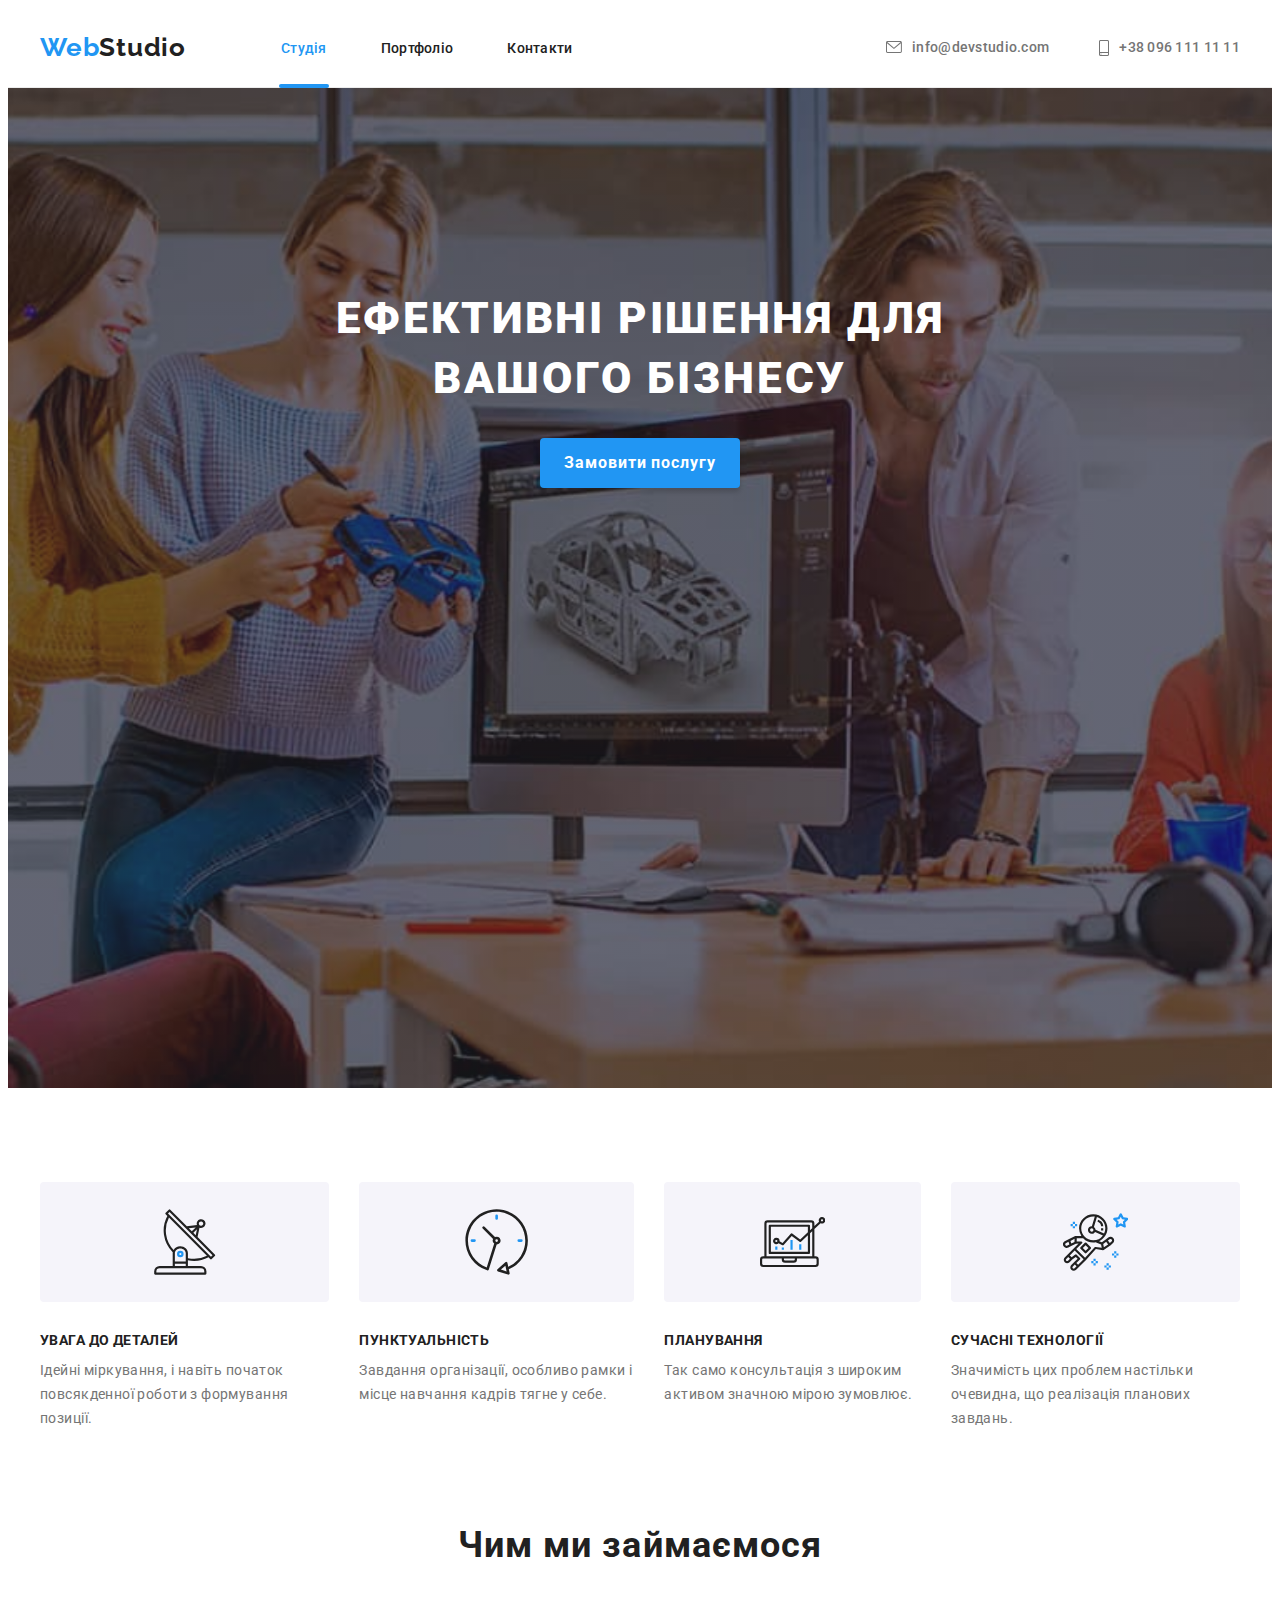
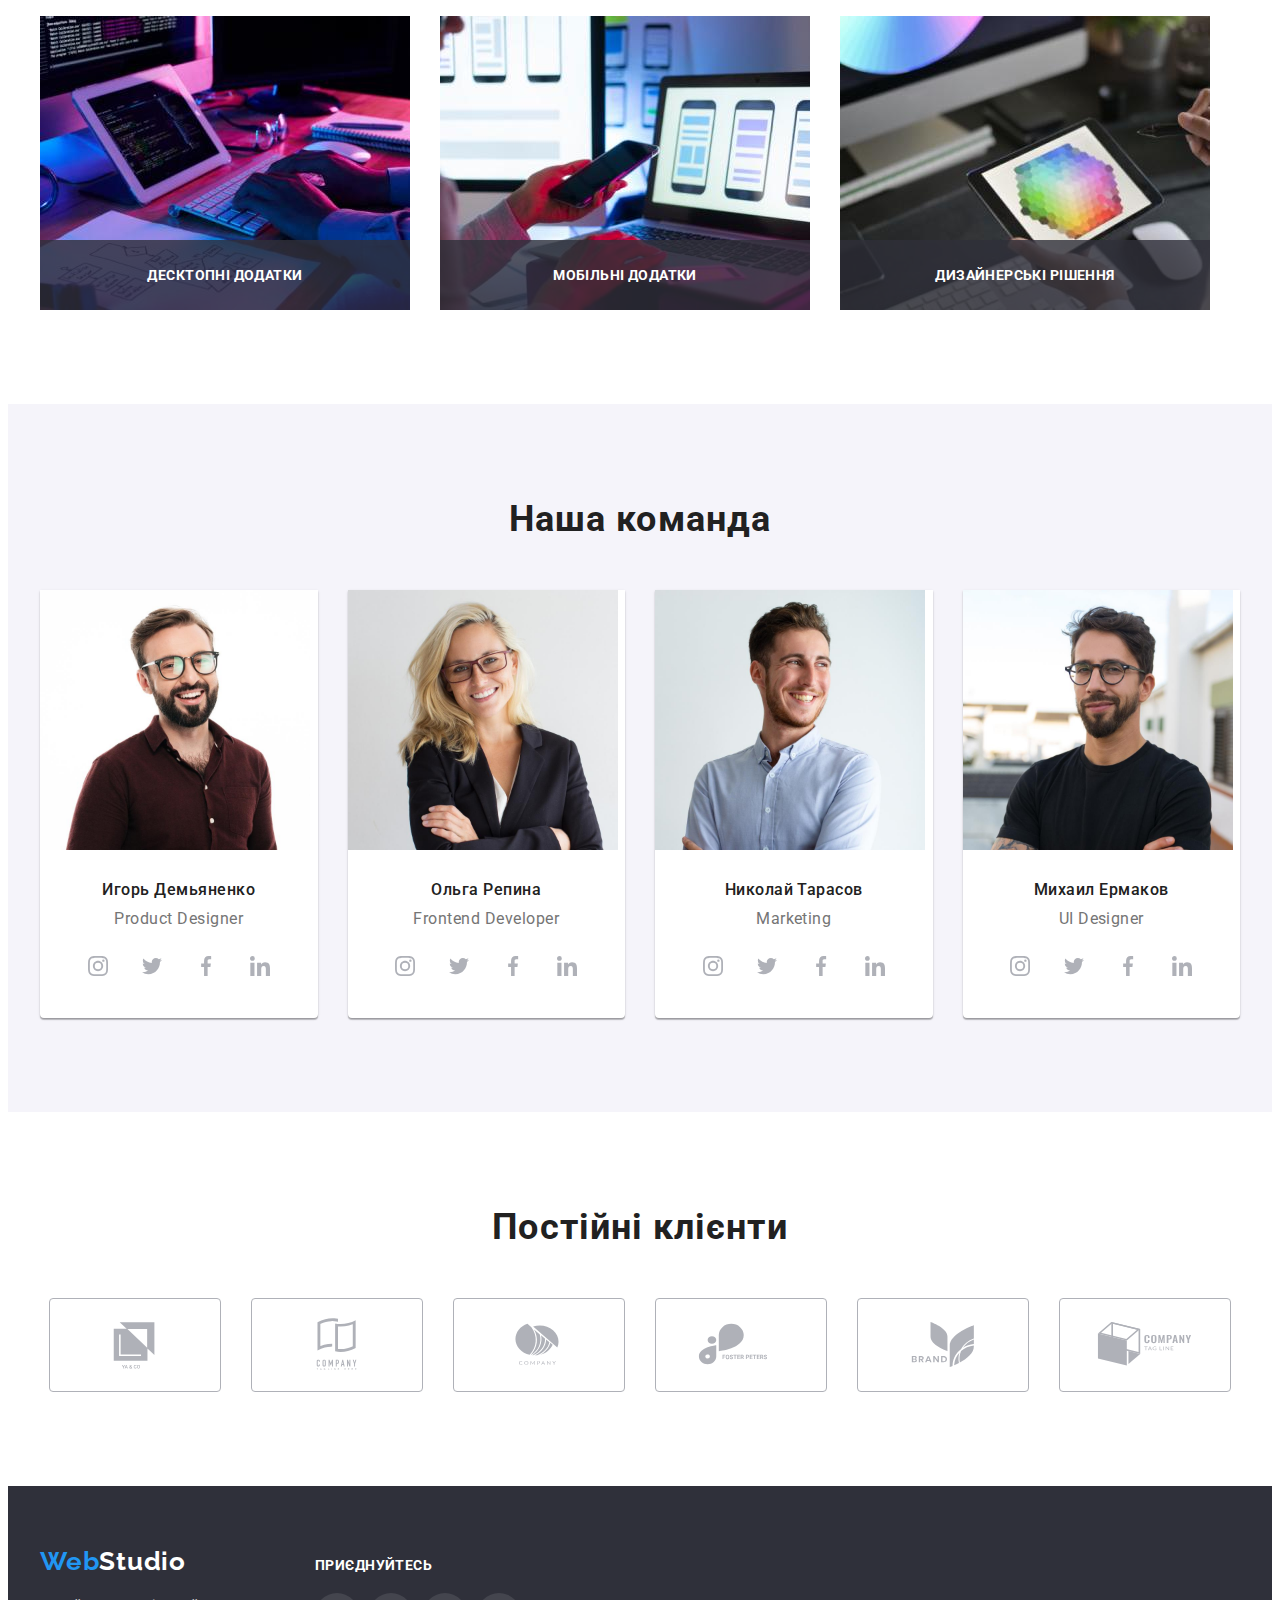
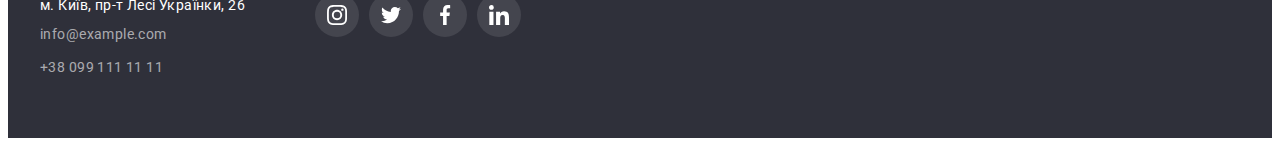
<file: index.html>
<!DOCTYPE html>
<html lang="uk">
  <head>
    <meta charset="UTF-8" />
    <meta http-equiv="X-UA-Compatible" content="IE=edge" />
    <meta name="viewport" content="width=device-width, initial-scale=1.0" />
    <title>WebStudio</title>
    <link rel="preconnect" href="https://fonts.googleapis.com" />
    <link rel="preconnect" href="https://fonts.gstatic.com" crossorigin />
    <link
      href="https://fonts.googleapis.com/css2?family=Raleway:wght@700&family=Roboto:wght@400;500;700;900&display=swap"
      rel="stylesheet"
    />
    <link
      rel="stylesheet"
      href="https://cdnjs.cloudflare.com/ajax/libs/modern-normalize/1.1.0/modern-normalize.min.css"
      integrity="sha512-wpPYUAdjBVSE4KJnH1VR1HeZfpl1ub8YT/NKx4PuQ5NmX2tKuGu6U/JRp5y+Y8XG2tV+wKQpNHVUX03MfMFn9Q=="
      crossorigin="anonymous"
      referrerpolicy="no-referrer"
    />
    <link rel="stylesheet" href="./css/styles.css" />
  </head>
  <body>
    <header class="header">
      <div class="container header-container">
        <nav class="nav header-nav">
          <a class="logo link" href="./index.html">
            <span class="logo-accent">Web</span>Studio</a
          >
          <ul class="nav-list list">
            <li class="nav-list-item">
              <a class="nav-list-link link current" href="./index.html"
                >Студія</a
              >
            </li>

            <li class="nav-list-item">
              <a class="nav-list-link link" href="./portfolio.html"
                >Портфоліо</a
              >
            </li>

            <li class="nav-list-item">
              <a class="nav-list-link link" href="">Контакти</a>
            </li>
          </ul>
        </nav>
        <ul class="contacts-list list">
          <li class="contact-item">
            <a class="contact-link link" href="mailto:info@devstudio.com">
              <svg class="icon-contact" width="16px" height="12px">
                <use href="./images/icons/sprite2.svg#icon-envelope-2"></use>
              </svg>

              info@devstudio.com</a
            >
          </li>

          <li class="contact-item">
            <a class="contact-link link" href="tel:+380961111111">
              <svg class="icon-contact" width="10px" height="16px">
                <use href="./images/icons/sprite2.svg#icon-smartphone"></use>
              </svg>

              +38 096 111 11 11</a
            >
          </li>
        </ul>
      </div>
    </header>

    <main>
      <!-- section hero -->
      <section class="hero centered hero-bg">
        <div class="container">
          <h1 class="hero-heading">Ефективні рішення для вашого бізнесу</h1>
          <button class="button hero-btn" type="button" data-modal-open>
            Замовити послугу
          </button>
        </div>
      </section>
      <!-- section peculiarities -->
      <section class="section peculiarities">
        <div class="container">
          <h2 class="title visually-hidden">Особенности</h2>
          <ul class="peculiarities-list list">
            <li class="peculiarities-item">
              <div class="icon-wrap">
                <svg class="icon-peculiarities" width="65.32" height="70">
                  <use
                    href="./images/icons/sprite2.svg#icon-feature-antenna"
                  ></use>
                </svg>
              </div>
              <h3 class="subtitle peculiarities-subtitle">УВАГА ДО ДЕТАЛЕЙ</h3>
              <p class="peculiarities-descr">
                Ідейні міркування, і навіть початок повсякденної роботи з
                формування позиції.
              </p>
            </li>

            <li class="peculiarities-item">
              <div class="icon-wrap">
                <svg class="icon-peculiarities" width="65.32" height="70">
                  <use
                    href="./images/icons/sprite2.svg#icon-feature-clock"
                  ></use>
                </svg>
              </div>
              <h3 class="subtitle peculiarities-subtitle">ПУНКТУАЛЬНІСТЬ</h3>
              <p class="peculiarities-descr">
                Завдання організації, особливо рамки і місце навчання кадрів
                тягне у себе.
              </p>
            </li>

            <li class="peculiarities-item">
              <div class="icon-wrap">
                <svg class="icon-peculiarities" width="65.32" height="70">
                  <use
                    href="./images/icons/sprite2.svg#icon-feature-diagram"
                  ></use>
                </svg>
              </div>
              <h3 class="subtitle peculiarities-subtitle">ПЛАНУВАННЯ</h3>
              <p class="peculiarities-descr">
                Так само консультація з широким активом значною мірою зумовлює.
              </p>
            </li>

            <li class="peculiarities-item">
              <div class="icon-wrap">
                <svg class="icon-peculiarities" width="65.32" height="70">
                  <use
                    href="./images/icons/sprite2.svg#icon-feature-astronaut"
                  ></use>
                </svg>
              </div>
              <h3 class="subtitle peculiarities-subtitle">
                СУЧАСНІ ТЕХНОЛОГІЇ
              </h3>
              <p class="peculiarities-descr">
                Значимість цих проблем настільки очевидна, що реалізація
                планових завдань.
              </p>
            </li>
          </ul>
        </div>
      </section>
      <!-- section specialization -->
      <section class="section specialization">
        <div class="container">
          <h2 class="title specialization-title">Чим ми займаємося</h2>
          <ul class="specialization-list list">
            <li class="specialization-item">
              <div class="specialization-thumb">
                <img
                  src="./images/special/img_1.jpg"
                  alt="создание сайтов и  приложений"
                  width="370"
                  height="294"
                />
                <div class="specialization-label">Десктопні додатки</div>
              </div>
            </li>

            <li class="specialization-item">
              <div class="specialization-thumb">
                <img
                  src="./images/special/img_2.jpg"
                  alt="создание мобильных приложений"
                  width="370"
                  height="294"
                />
                <div class="specialization-label">Мобільні додатки</div>
              </div>
            </li>

            <li class="specialization-item">
              <div class="specialization-thumb">
                <img
                  src="./images/special/img_3.jpg"
                  alt="веб-дизайн"
                  width="370"
                  height="294"
                />
                <div class="specialization-label">Дизайнерські рішення</div>
              </div>
            </li>
          </ul>
        </div>
      </section>
      <!-- section team -->

      <section class="section team">
        <div class="container">
          <h2 class="title team-title">Наша команда</h2>
          <ul class="team-list list">
            <li class="team-item">
              <img
                class="team-img"
                src="./images/comands/img_1.jpg"
                alt="Игорь Демьяненко"
                width="270"
                height="260"
              />
              <div class="team-content">
                <h3 class="subtitle team-subtitle">Игорь Демьяненко</h3>
                <p class="team-text" lang="en">Product Designer</p>
                <ul class="icon-soc-list list">
                  <li class="icon-soc-item">
                    <a
                      class="icon-soc-link"
                      href="https://www.instagram.com/"
                      target="_blank"
                      rel="noreferrer noopener nofollow"
                      aria-label="Перейти по ссылке на Инстаграм"
                    >
                      <svg class="icon-social" width="20" height="20">
                        <use
                          href="./images/icons/sprite2.svg#icon-team-instagram"
                        ></use>
                      </svg>
                    </a>
                  </li>
                  <li class="icon-soc-item">
                    <a
                      class="icon-soc-link"
                      href="https://twitter.com/"
                      target="_blank"
                      rel="noreferrer noopener nofollow"
                      aria-label="Перейти по ссылке на Твиттер"
                    >
                      <svg class="icon-social" width="20" height="20">
                        <use
                          href="./images/icons/sprite2.svg#icon-team-twitter"
                        ></use>
                      </svg>
                    </a>
                  </li>
                  <li class="icon-soc-item">
                    <a
                      href="https://www.facebook.com/"
                      target="_blank"
                      rel="noreferrer noopener nofollow"
                      class="icon-soc-link"
                      aria-label="Перейти по ссылке на Фейсбук"
                    >
                      <svg class="icon-social" width="20" height="20">
                        <use
                          href="./images/icons/sprite2.svg#icon-team-facebook"
                        ></use>
                      </svg>
                    </a>
                  </li>
                  <li class="icon-soc-item">
                    <a
                      class="icon-soc-link"
                      href="https://ua.linkedin.com/"
                      target="_blank"
                      rel="noreferrer noopener nofollow"
                      aria-label="Перейти по ссылке на Линкедн"
                    >
                      <svg class="icon-social" width="20" height="20">
                        <use
                          href="./images/icons/sprite2.svg#icon-team-linkedin"
                        ></use>
                      </svg>
                    </a>
                  </li>
                </ul>
              </div>
            </li>

            <li class="team-item">
              <img
                class="team-img"
                src="./images/comands/img_2.jpg"
                alt="Ольга Репина"
                width="270"
                height="260"
              />
              <div class="team-content">
                <h3 class="subtitle team-subtitle">Ольга Репина</h3>
                <p class="team-text" lang="en">Frontend Developer</p>
                <ul class="icon-soc-list list">
                  <li class="icon-soc-item">
                    <a
                      class="icon-soc-link"
                      href="https://www.instagram.com/"
                      target="_blank"
                      rel="noreferrer noopener nofollow"
                      aria-label="Перейти по ссылке на Инстаграм"
                    >
                      <svg class="icon-social" width="20" height="20">
                        <use
                          href="./images/icons/sprite2.svg#icon-team-instagram"
                        ></use>
                      </svg>
                    </a>
                  </li>
                  <li class="icon-soc-item">
                    <a
                      class="icon-soc-link"
                      href="https://twitter.com/"
                      target="_blank"
                      rel="noreferrer noopener nofollow"
                      aria-label="Перейти по ссылке на Твиттер"
                    >
                      <svg class="icon-social" width="20" height="20">
                        <use
                          href="./images/icons/sprite2.svg#icon-team-twitter"
                        ></use>
                      </svg>
                    </a>
                  </li>
                  <li class="icon-soc-item">
                    <a
                      href="https://www.facebook.com/"
                      target="_blank"
                      rel="noreferrer noopener nofollow"
                      class="icon-soc-link"
                      aria-label="Перейти по ссылке на Фейсбук"
                    >
                      <svg class="icon-social" width="20" height="20">
                        <use
                          href="./images/icons/sprite2.svg#icon-team-facebook"
                        ></use>
                      </svg>
                    </a>
                  </li>
                  <li class="icon-soc-item">
                    <a
                      class="icon-soc-link"
                      href="https://ua.linkedin.com/"
                      target="_blank"
                      rel="noreferrer noopener nofollow"
                      aria-label="Перейти по ссылке на Линкедн"
                    >
                      <svg class="icon-social" width="20" height="20">
                        <use
                          href="./images/icons/sprite2.svg#icon-team-linkedin"
                        ></use>
                      </svg>
                    </a>
                  </li>
                </ul>
              </div>
            </li>

            <li class="team-item">
              <img
                class="team-img"
                src="./images/comands/img_3.jpg"
                alt="Николай Тарасов"
                width="270"
                height="260"
              />
              <div class="team-content">
                <h3 class="subtitle team-subtitle">Николай Тарасов</h3>
                <p class="team-text" lang="en">Marketing</p>
                <ul class="icon-soc-list list">
                  <li class="icon-soc-item">
                    <a
                      class="icon-soc-link"
                      href="https://www.instagram.com/"
                      target="_blank"
                      rel="noreferrer noopener nofollow"
                      aria-label="Перейти по ссылке на Инстаграм"
                    >
                      <svg class="icon-social" width="20" height="20">
                        <use
                          href="./images/icons/sprite2.svg#icon-team-instagram"
                        ></use>
                      </svg>
                    </a>
                  </li>
                  <li class="icon-soc-item">
                    <a
                      class="icon-soc-link"
                      href="https://twitter.com/"
                      target="_blank"
                      rel="noreferrer noopener nofollow"
                      aria-label="Перейти по ссылке на Твиттер"
                    >
                      <svg class="icon-social" width="20" height="20">
                        <use
                          href="./images/icons/sprite2.svg#icon-team-twitter"
                        ></use>
                      </svg>
                    </a>
                  </li>
                  <li class="icon-soc-item">
                    <a
                      href="https://www.facebook.com/"
                      target="_blank"
                      rel="noreferrer noopener nofollow"
                      class="icon-soc-link"
                      aria-label="Перейти по ссылке на Фейсбук"
                    >
                      <svg class="icon-social" width="20" height="20">
                        <use
                          href="./images/icons/sprite2.svg#icon-team-facebook"
                        ></use>
                      </svg>
                    </a>
                  </li>
                  <li class="icon-soc-item">
                    <a
                      class="icon-soc-link"
                      href="https://ua.linkedin.com/"
                      target="_blank"
                      rel="noreferrer noopener nofollow"
                      aria-label="Перейти по ссылке на Линкедн"
                    >
                      <svg class="icon-social" width="20" height="20">
                        <use
                          href="./images/icons/sprite2.svg#icon-team-linkedin"
                        ></use>
                      </svg>
                    </a>
                  </li>
                </ul>
              </div>
            </li>

            <li class="team-item">
              <img
                class="team-img"
                src="./images/comands/img_4.jpg"
                alt="Михаил Ермаков"
                width="270"
                height="260"
              />
              <div class="team-content">
                <h3 class="subtitle team-subtitle">Михаил Ермаков</h3>
                <p class="team-text" lang="en">UI Designer</p>
                <ul class="icon-soc-list list">
                  <li class="icon-soc-item">
                    <a
                      class="icon-soc-link"
                      href="https://www.instagram.com/"
                      target="_blank"
                      rel="noreferrer noopener nofollow"
                      aria-label="Перейти по ссылке на Инстаграм"
                    >
                      <svg class="icon-social" width="20" height="20">
                        <use
                          href="./images/icons/sprite2.svg#icon-team-instagram"
                        ></use>
                      </svg>
                    </a>
                  </li>
                  <li class="icon-soc-item">
                    <a
                      class="icon-soc-link"
                      href="https://twitter.com/"
                      target="_blank"
                      rel="noreferrer noopener nofollow"
                      aria-label="Перейти по ссылке на Твиттер"
                    >
                      <svg class="icon-social" width="20" height="20">
                        <use
                          href="./images/icons/sprite2.svg#icon-team-twitter"
                        ></use>
                      </svg>
                    </a>
                  </li>
                  <li class="icon-soc-item">
                    <a
                      href="https://www.facebook.com/"
                      target="_blank"
                      rel="noreferrer noopener nofollow"
                      class="icon-soc-link"
                      aria-label="Перейти по ссылке на Фейсбук"
                    >
                      <svg class="icon-social" width="20" height="20">
                        <use
                          href="./images/icons/sprite2.svg#icon-team-facebook"
                        ></use>
                      </svg>
                    </a>
                  </li>
                  <li class="icon-soc-item">
                    <a
                      class="icon-soc-link"
                      href="https://ua.linkedin.com/"
                      target="_blank"
                      rel="noreferrer noopener nofollow"
                      aria-label="Перейти по ссылке на Линкедн"
                    >
                      <svg class="icon-social" width="20" height="20">
                        <use
                          href="./images/icons/sprite2.svg#icon-team-linkedin"
                        ></use>
                      </svg>
                    </a>
                  </li>
                </ul>
              </div>
            </li>
          </ul>
        </div>
      </section>
    </main>

    <section class="clients section">
      <div class="container">
        <h2 class="title clients-title">Постійні клієнти</h2>
        <ul class="clients-logo-list list">
          <li class="clients-logo-item">
            <a href="" class="clients-logo-link">
              <svg class="icon-clients-logo" width="106" height="60">
                <use href="./images/icons/sprite2.svg#icon-client-logo-1"></use>
              </svg>
            </a>
          </li>
          <li class="clients-logo-item">
            <a href="" class="clients-logo-link">
              <svg class="icon-clients-logo" width="106" height="60">
                <use href="./images/icons/sprite2.svg#icon-client-logo-2"></use>
              </svg>
            </a>
          </li>
          <li class="clients-logo-item">
            <a href="" class="clients-logo-link" width="106" height="60">
              <svg class="icon-clients-logo" width="106" height="60">
                <use href="./images/icons/sprite2.svg#icon-client-logo-3"></use>
              </svg>
            </a>
          </li>
          <li class="clients-logo-item">
            <a href="" class="clients-logo-link">
              <svg class="icon-clients-logo" width="106" height="60">
                <use href="./images/icons/sprite2.svg#icon-client-logo-4"></use>
              </svg>
            </a>
          </li>
          <li class="clients-logo-item">
            <a href="" class="clients-logo-link">
              <svg class="icon-clients-logo" width="106" height="60">
                <use href="./images/icons/sprite2.svg#icon-client-logo-5"></use>
              </svg>
            </a>
          </li>
          <li class="clients-logo-item">
            <a href="" class="clients-logo-link">
              <svg class="icon-clients-logo" width="106" height="60">
                <use href="./images/icons/sprite2.svg#icon-client-logo-6"></use>
              </svg>
            </a>
          </li>
        </ul>
      </div>
    </section>

    <footer class="footer">
      <div class="container container-wrapper">
        <div class="footer-address">
          <a class="logo link footer-logo" href="./index.html">
            <span class="logo-accent">Web</span>Studio
          </a>
          <address class="address">
            <ul class="address-list list">
              <li class="address-item">
                <a
                  class="address-link link"
                  href="https://goo.gl/maps/jRGH2C2RefV3ac3B6"
                  target="_blank"
                  rel="noreferrer noopener nofollow"
                >
                  м. Київ, пр-т Лесі Українки, 26
                </a>
              </li>
              <li class="address-item">
                <a
                  class="address-link address-contact link"
                  href="mailto:info@example.com"
                  >info@example.com</a
                >
              </li>
              <li class="address-item">
                <a
                  class="address-link address-contact link"
                  href="tel:+380991111111"
                  >+38 099 111 11 11</a
                >
              </li>
            </ul>
          </address>
        </div>
        <div class="footer-social">
          <b class="footer-social-text">приєднуйтесь</b>
          <ul class="footer-social-list list">
            <li class="footer-social-item">
              <a
                class="footer-social-link"
                href="https://www.instagram.com/"
                target="_blank"
                rel="noreferrer noopener nofollow"
                aria-label="Перейти по ссылке на Инстаграм "
              >
                <svg class="icon-footer-social" width="20" height="20">
                  <use href="./images/icons/sprite2.svg#icon-instagram"></use>
                </svg>
              </a>
            </li>
            <li class="footer-social-item">
              <a
                class="footer-social-link"
                href="https://twitter.com/"
                target="_blank"
                rel="noreferrer noopener nofollow"
                aria-label="Перейти по ссылке на Твиттер "
              >
                <svg class="icon-footer-social" width="20" height="20">
                  <use href="./images/icons/sprite2.svg#icon-twitter"></use>
                </svg>
              </a>
            </li>
            <li class="footer-social-item">
              <a
                class="footer-social-link"
                href="https://www.facebook.com/"
                target="_blank"
                rel="noreferrer noopener nofollow"
                aria-label="Перейти по ссылке на Фейсбук "
              >
                <svg class="icon-footer-social" width="20" height="20">
                  <use href="./images/icons/sprite2.svg#icon-facebook"></use>
                </svg>
              </a>
            </li>
            <li class="footer-social-item">
              <a
                class="footer-social-link"
                href="https://ua.linkedin.com/"
                target="_blank"
                rel="noreferrer noopener nofollow"
                aria-label="Перейти по ссылке на Линкедн "
              >
                <svg class="icon-footer-social" width="20" height="20">
                  <use href="./images/icons/sprite2.svg#icon-linkedin"></use>
                </svg>
              </a>
            </li>
          </ul>
        </div>
      </div>
    </footer>
    <!-- Modal -->
    <div class="backdrop is-hidden" data-modal>
      <div class="modal">
        <button type="button" class="modal-close" data-modal-close>
          <svg class="icon-close" width="11" height="11">
            <use href="./images/icons/sprite2.svg#icon-close"></use>
          </svg>
        </button>
      </div>
    </div>
    <script src="./js/modal.js"></script>
  </body>
</html>
</file>
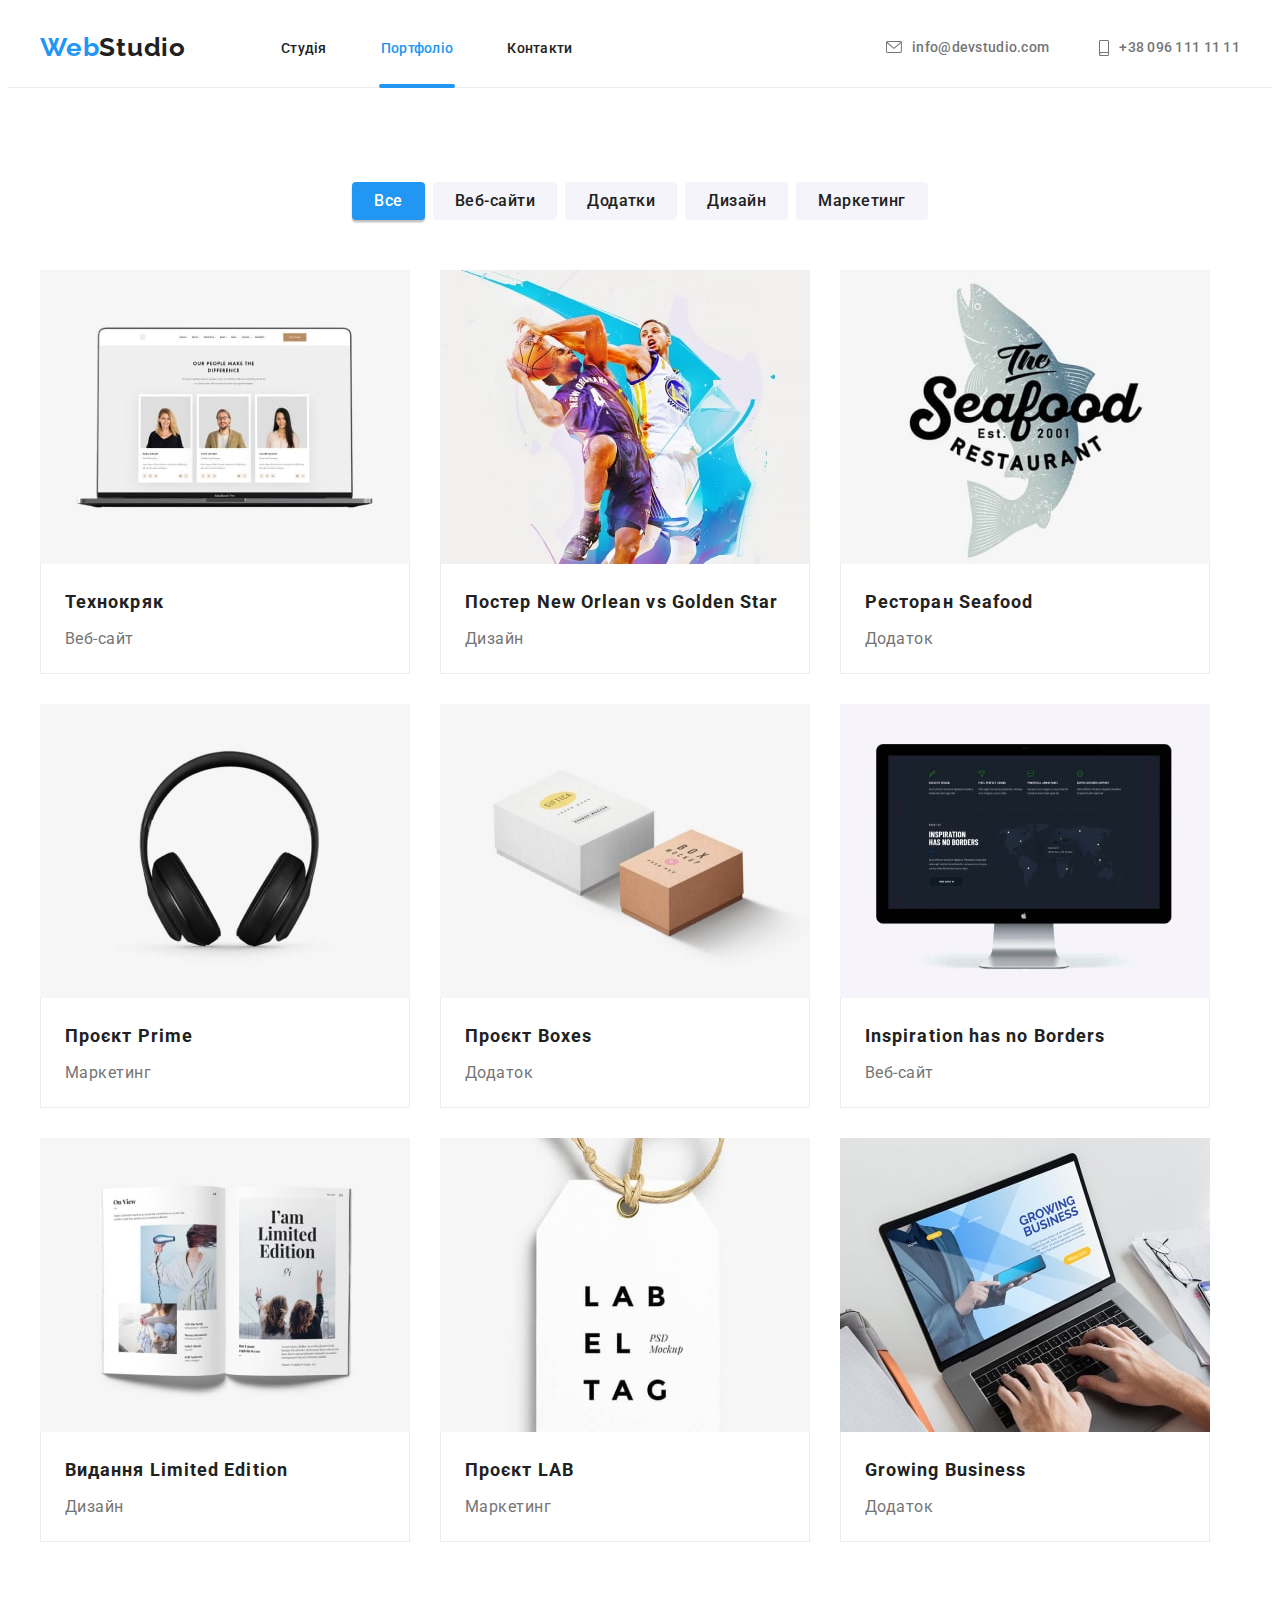
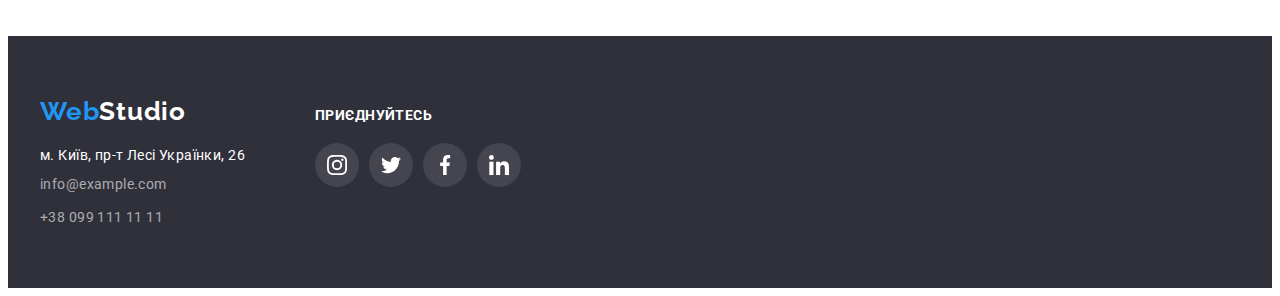
<file: portfolio.html>
<!DOCTYPE html>
<html lang="uk">
  <head>
    <meta charset="UTF-8" />
    <meta http-equiv="X-UA-Compatible" content="IE=edge" />
    <meta name="viewport" content="width=device-width, initial-scale=1.0" />
    <title>Portfolio</title>
    <link rel="preconnect" href="https://fonts.googleapis.com" />
    <link rel="preconnect" href="https://fonts.gstatic.com" crossorigin />
    <link
      href="https://fonts.googleapis.com/css2?family=Raleway:wght@700&family=Roboto:wght@400;500;700;900&display=swap"
      rel="stylesheet"
    />
    <link
      rel="stylesheet"
      href="https://cdnjs.cloudflare.com/ajax/libs/modern-normalize/1.1.0/modern-normalize.min.css"
      integrity="sha512-wpPYUAdjBVSE4KJnH1VR1HeZfpl1ub8YT/NKx4PuQ5NmX2tKuGu6U/JRp5y+Y8XG2tV+wKQpNHVUX03MfMFn9Q=="
      crossorigin="anonymous"
      referrerpolicy="no-referrer"
    />
    <link rel="stylesheet" href="./css/styles.css" />
  </head>
  <body>
    <header class="header">
      <div class="container header-container">
        <nav class="nav header-nav">
          <a class="logo link" href="./index.html">
            <span class="logo-accent">Web</span>Studio</a
          >
          <ul class="nav-list list">
            <li class="nav-list-item">
              <a class="nav-list-link link" href="./index.html">Студія</a>
            </li>

            <li class="nav-list-item">
              <a class="nav-list-link link current" href="./portfolio.html"
                >Портфоліо</a
              >
            </li>

            <li class="nav-list-item">
              <a class="nav-list-link link" href="">Контакти</a>
            </li>
          </ul>
        </nav>
        <ul class="contacts-list list">
          <li class="contact-item">
            <a class="contact-link link" href="mailto:info@devstudio.com">
              <svg class="icon-contact" width="16px" height="12px">
                <use href="./images/icons/sprite2.svg#icon-envelope-2"></use>
              </svg>

              info@devstudio.com</a
            >
          </li>

          <li class="contact-item">
            <a class="contact-link link" href="tel:+380961111111">
              <svg class="icon-contact" width="10px" height="16px">
                <use href="./images/icons/sprite2.svg#icon-smartphone"></use>
              </svg>

              +38 096 111 11 11</a
            >
          </li>
        </ul>
      </div>
    </header>

    <main>
      <!-- section portfolio -->
      <section class="section portfolio">
        <div class="container">
          <h1 class="visually-hidden">Портфолио</h1>

          <!-- category filter -->
          <ul class="filter-list list">
            <li class="filter-list-item">
              <button class="filter-btn active" type="button">Все</button>
            </li>

            <li class="filter-list-item">
              <button class="filter-btn" type="button">Веб-сайти</button>
            </li>

            <li class="filter-list-item">
              <button class="filter-btn" type="button">Додатки</button>
            </li>

            <li class="filter-list-item">
              <button class="filter-btn" type="button">Дизайн</button>
            </li>

            <li class="filter-list-item">
              <button class="filter-btn" type="button">Маркетинг</button>
            </li>
          </ul>
          <!--portfolio cards -->
          <ul class="cards-list cards list">
            <li class="cards-list-item">
              <a class="cards-link link" href="#">
                <div class="card-thumb">
                  <img
                    src="./images/portfolio/img-1.jpg"
                    alt="Технокряк"
                    width="370"
                    height="294"
                  />
                  <div class="overlay">
                    <p class="overlay-text">
                      Ресурс пропонує комплексні пропозиції з різним рівнем
                      функціоналу та сервісів. Все це дозволить відвідувачу
                      отримати вичерпні відомості про компанію чи приватну
                      особу.
                    </p>
                  </div>
                </div>
                <div class="card-content">
                  <h2 class="cards-title subtitle">Технокряк</h2>
                  <p class="cards-category">Веб-сайт</p>
                </div>
              </a>
            </li>

            <li class="cards-list-item">
              <a class="cards-link link" href="#">
                <div class="card-thumb">
                  <img
                    src="./images/portfolio/img-2.jpg"
                    alt="Нью Орлеан против Голден Стар"
                    width="370"
                    height="294"
                  />
                  <div class="overlay">
                    <p class="overlay-text">
                      Ресурс пропонує комплексні пропозиції з різним рівнем
                      функціоналу та сервісів. Все це дозволить відвідувачу
                      отримати вичерпні відомості про компанію чи приватну
                      особу.
                    </p>
                  </div>
                </div>

                <div class="card-content">
                  <h2 class="cards-title subtitle">
                    Постер
                    <span lang="en">New Orlean vs Golden Star</span>
                  </h2>
                  <p class="cards-category">Дизайн</p>
                </div>
              </a>
            </li>

            <li class="cards-list-item">
              <a class="cards-link link" href="#">
                <div class="card-thumb">
                  <img
                    src="./images/portfolio/img-3.jpg"
                    alt="Ресторан морская еда"
                    width="370"
                    height="294"
                  />
                  <div class="overlay">
                    <p class="overlay-text">
                      Ресурс пропонує комплексні пропозиції з різним рівнем
                      функціоналу та сервісів. Все це дозволить відвідувачу
                      отримати вичерпні відомості про компанію чи приватну
                      особу.
                    </p>
                  </div>
                </div>

                <div class="card-content">
                  <h2 class="cards-title subtitle">
                    Ресторан
                    <span lang="en">Seafood</span>
                  </h2>
                  <p class="cards-category">Додаток</p>
                </div>
              </a>
            </li>

            <li class="cards-list-item">
              <a class="cards-link link" href="#">
                <div class="card-thumb">
                  <img
                    src="./images/portfolio/img-4.jpg"
                    alt="Проект Прайм"
                    width="370"
                    height="294"
                  />
                  <div class="overlay">
                    <p class="overlay-text">
                      Ресурс пропонує комплексні пропозиції з різним рівнем
                      функціоналу та сервісів. Все це дозволить відвідувачу
                      отримати вичерпні відомості про компанію чи приватну
                      особу.
                    </p>
                  </div>
                </div>

                <div class="card-content">
                  <h2 class="cards-title subtitle">
                    Проєкт
                    <span lang="en">Prime</span>
                  </h2>
                  <p class="cards-category">Маркетинг</p>
                </div>
              </a>
            </li>

            <li class="cards-list-item">
              <a class="cards-link link" href="#">
                <div class="card-thumb">
                  <img
                    src="./images/portfolio/img-5.jpg"
                    alt="Проект Боксес"
                    width="370"
                    height="294"
                  />
                  <div class="overlay">
                    <p class="overlay-text">
                      Ресурс пропонує комплексні пропозиції з різним рівнем
                      функціоналу та сервісів. Все це дозволить відвідувачу
                      отримати вичерпні відомості про компанію чи приватну
                      особу.
                    </p>
                  </div>
                </div>
                <div class="card-content">
                  <h2 class="cards-title subtitle">
                    Проєкт
                    <span lang="en">Boxes</span>
                  </h2>
                  <p class="cards-category">Додаток</p>
                </div>
              </a>
            </li>

            <li class="cards-list-item">
              <a class="cards-link link" href="#">
                <div class="card-thumb">
                  <img
                    src="./images/portfolio/img-6.jpg"
                    alt="Веб-сайт 'Вдохновение не имеет границ'"
                    width="370"
                    height="294"
                  />
                  <div class="overlay">
                    <p class="overlay-text">
                      Ресурс пропонує комплексні пропозиції з різним рівнем
                      функціоналу та сервісів. Все це дозволить відвідувачу
                      отримати вичерпні відомості про компанію чи приватну
                      особу.
                    </p>
                  </div>
                </div>
                <div class="card-content">
                  <h2 class="cards-title subtitle" lang="en">
                    Inspiration has no Borders
                  </h2>
                  <p class="cards-category">Веб-сайт</p>
                </div>
              </a>
            </li>

            <li class="cards-list-item">
              <a class="cards-link link" href="#">
                <div class="card-thumb">
                  <img
                    src="./images/portfolio/img-7.jpg"
                    alt="Издание Ограниченный выпуск"
                    width="370"
                    height="294"
                  />
                  <div class="overlay">
                    <p class="overlay-text">
                      Ресурс пропонує комплексні пропозиції з різним рівнем
                      функціоналу та сервісів. Все це дозволить відвідувачу
                      отримати вичерпні відомості про компанію чи приватну
                      особу.
                    </p>
                  </div>
                </div>
                <div class="card-content">
                  <h2 class="cards-title subtitle">
                    Видання
                    <span lang="en">Limited Edition</span>
                  </h2>
                  <p class="cards-category">Дизайн</p>
                </div>
              </a>
            </li>

            <li class="cards-list-item">
              <a class="cards-link link" href="#">
                <div class="card-thumb">
                  <img
                    src="./images/portfolio/img-8.jpg"
                    alt="Проект ЛЄБ"
                    width="370"
                    height="294"
                  />
                  <div class="overlay">
                    <p class="overlay-text">
                      Ресурс пропонує комплексні пропозиції з різним рівнем
                      функціоналу та сервісів. Все це дозволить відвідувачу
                      отримати вичерпні відомості про компанію чи приватну
                      особу.
                    </p>
                  </div>
                </div>
                <div class="card-content">
                  <h2 class="cards-title subtitle">
                    Проєкт
                    <span lang="en">LAB</span>
                  </h2>
                  <p class="cards-category">Маркетинг</p>
                </div>
              </a>
            </li>

            <li class="cards-list-item">
              <a class="cards-link link" href="#">
                <div class="card-thumb">
                  <img
                    src="./images/portfolio/img-9.jpg"
                    alt="Приложение Растущий бизнес"
                    width="370"
                    height="294"
                  />
                  <div class="overlay">
                    <p class="overlay-text">
                      Ресурс пропонує комплексні пропозиції з різним рівнем
                      функціоналу та сервісів. Все це дозволить відвідувачу
                      отримати вичерпні відомості про компанію чи приватну
                      особу.
                    </p>
                  </div>
                </div>
                <div class="card-content">
                  <h2 class="cards-title subtitle">Growing Business</h2>
                  <p class="cards-category">Додаток</p>
                </div>
              </a>
            </li>
          </ul>
        </div>
      </section>
    </main>

    <footer class="footer">
      <div class="container container-wrapper">
        <div class="footer-address">
          <a class="logo link footer-logo" href="./index.html">
            <span class="logo-accent">Web</span>Studio
          </a>
          <address class="address">
            <ul class="address-list list">
              <li class="address-item">
                <a
                  class="address-link link"
                  href="https://goo.gl/maps/jRGH2C2RefV3ac3B6"
                  target="_blank"
                  rel="noreferrer noopener nofollow"
                >
                  м. Київ, пр-т Лесі Українки, 26
                </a>
              </li>
              <li class="address-item">
                <a
                  class="address-link address-contact link"
                  href="mailto:info@example.com"
                  >info@example.com</a
                >
              </li>
              <li class="address-item">
                <a
                  class="address-link address-contact link"
                  href="tel:+380991111111"
                  >+38 099 111 11 11</a
                >
              </li>
            </ul>
          </address>
        </div>
        <div class="footer-social">
          <b class="footer-social-text">приєднуйтесь</b>
          <ul class="footer-social-list list">
            <li class="footer-social-item">
              <a
                class="footer-social-link"
                href="https://www.instagram.com/"
                target="_blank"
                rel="noreferrer noopener nofollow"
                aria-label="Перейти по ссылке на Инстаграм "
              >
                <svg class="icon-footer-social" width="20" height="20">
                  <use href="./images/icons/sprite2.svg#icon-instagram"></use>
                </svg>
              </a>
            </li>
            <li class="footer-social-item">
              <a
                class="footer-social-link"
                href="https://twitter.com/"
                target="_blank"
                rel="noreferrer noopener nofollow"
                aria-label="Перейти по ссылке на Твиттер "
              >
                <svg class="icon-footer-social" width="20" height="20">
                  <use href="./images/icons/sprite2.svg#icon-twitter"></use>
                </svg>
              </a>
            </li>
            <li class="footer-social-item">
              <a
                class="footer-social-link"
                href="https://www.facebook.com/"
                target="_blank"
                rel="noreferrer noopener nofollow"
                aria-label="Перейти по ссылке на Фейсбук "
              >
                <svg class="icon-footer-social" width="20" height="20">
                  <use href="./images/icons/sprite2.svg#icon-facebook"></use>
                </svg>
              </a>
            </li>
            <li class="footer-social-item">
              <a
                class="footer-social-link"
                href="https://ua.linkedin.com/"
                target="_blank"
                rel="noreferrer noopener nofollow"
                aria-label="Перейти по ссылке на Линкедн "
              >
                <svg class="icon-footer-social" width="20" height="20">
                  <use href="./images/icons/sprite2.svg#icon-linkedin"></use>
                </svg>
              </a>
            </li>
          </ul>
        </div>
      </div>
    </footer>
  </body>
</html>
</file>
<file: css/styles.css>
:root {
  /* Color Var */

  --primery-bg-color: #ffffff;
  --secondary-bg-color: #f5f4fa;
  --footer-bg-color: #2f303a;
  --primery-btn-color: #f5f4fa;
  --footer-link-color: rgba(255, 255, 255, 0.6);
  --main-title-color: #ffffff;
  --white-text-color: #ffffff;
  --first-text-color: #757575;
  --second-text-color: #212121;
  --accent-color: #2196f3;
  --hover-color-btn: #188ce8;
  --hover-link: #2196f3;
  --border-line: #ececec;

  /* Margin */

  --marg-r-30: 30px;

  /* transition */

  --timing-function: cubic-bezier(0.4, 0, 0.2, 1);
}

body {
  font-family: 'Roboto', sans-serif;
  font-size: 14px;
  letter-spacing: 0.03em;
  background-color: var(--primery-bg-color);
  color: var(--first-text-color);
}

h1,
h2,
h3,
h4,
h5,
h6,
p {
  margin: 0;
}

ul {
  margin: 0;
  padding-left: 0;
}

img {
  display: block;
  max-width: 100%;
  height: auto;
}

b {
  font-weight: inherit;
}

/* Скрывает элементы с классом visually-hidden */

.visually-hidden {
  position: absolute;
  width: 1px;
  height: 1px;
  margin: -1px;
  border: 0;
  padding: 0;
  white-space: nowrap;
  clip-path: inset(100%);
  clip: rect(0 0 0 0);
  overflow: hidden;
}

/* Container */
.container {
  max-width: 1200px;
  padding-left: 15px;
  padding-right: 15px;
  margin: 0 auto;
}

.section {
  padding-top: 94px;
  padding-bottom: 94px;
}

/* Центрует строчные элементы */

.centered {
  text-align: center;
}

.list {
  list-style: none;
}

.link {
  text-decoration: none;
}

/* section title H2 */

.title {
  font-weight: 700;
  font-size: 36px;
  line-height: calc(42 / 36);
  text-align: center;
  color: var(--second-text-color);
}

/* Section subtitle H3 */

.subtitle {
  color: var(--second-text-color);
}

/* HEADER */

.header {
  /* padding: 24px 0 24px; */
  border-bottom: 1px solid var(--border-line);
}

.header-container {
  display: flex;
  justify-content: space-between;
  align-items: center;
}

.header-nav {
  display: flex;
  align-items: center;
  /* gap: 93px; */
}

.nav-list {
  display: flex;
  gap: 50px;
}

.logo {
  display: inline-block;

  margin-right: 93px;

  font-family: 'Raleway', sans-serif;
  font-weight: 700;
  font-size: 26px;
  line-height: calc(31 / 26);
  letter-spacing: 0.03em;

  color: var(--second-text-color);
}

.logo-accent {
  color: var(--accent-color);
}

.nav-list-link {
  position: relative;
  display: inline-block;
  padding: 32px 2px 31px;
  font-weight: 500;
  line-height: calc(16 / 14);
  letter-spacing: 0.02em;
  color: var(--second-text-color);

  transition: color 250ms var(--timing-function);
}

.nav-list-link:hover,
.nav-list-link:focus {
  color: var(--hover-link);
}

.nav-list-link.current {
  color: var(--hover-link);
}

.nav-list-link.current::after {
  content: '';
  position: absolute;
  left: 0;
  bottom: -1px;
  width: 100%;
  height: 4px;
  border-radius: 2px;
  background-color: var(--accent-color);
}

.contacts-list {
  display: flex;
  align-items: center;
  gap: 50px;
  margin-left: auto;
}

.contact-link {
  display: flex;
  align-items: center;
  gap: 10px;
  padding: 7px 0;
  font-weight: 500;
  line-height: 1.14;
  letter-spacing: 0.02em;
  color: inherit;

  transition: color 250ms var(--timing-function);
}

.icon-contact {
  fill: currentColor;
}

.contact-link:hover,
.contact-link:focus {
  color: var(--hover-link);
}

/* HERO */

.hero {
  padding: 200px 0;
}

.hero-bg {
  max-width: 1600px;
  min-height: 600px;
  margin-left: auto;
  margin-right: auto;

  background-color: var(--footer-bg-color);
  background-image: linear-gradient(rgba(47, 48, 58, 0.4),
      rgba(47, 48, 58, 0.4)),
    url('../images/hero-bg.jpg');
  background-repeat: no-repeat;
  background-position: center;
  background-size: cover;
}

.hero-heading {
  max-width: 696px;
  margin: 0 auto;
  margin-bottom: 30px;

  font-weight: 900;
  font-size: 44px;
  line-height: calc(60 / 44);

  letter-spacing: 0.06em;
  text-transform: uppercase;

  color: var(--main-title-color);
}

.hero-btn {
  min-width: 200px;
  min-height: 50px;

  font-family: inherit;
  font-weight: 700;
  font-size: 16px;
  line-height: calc(30 / 16);
  /* text-align: center; */
  letter-spacing: 0.06em;

  background-color: var(--accent-color);
  color: var(--white-text-color);
  box-shadow: 0px 4px 4px rgba(0, 0, 0, 0.15);

  border-radius: 4px;
  border-color: transparent;
  cursor: pointer;

  transition: background-color 250ms var(--timing-function);
}

.hero-btn:hover,
.hero-btn:focus {
  background-color: var(--hover-color-btn);
}

/* Peculiarities */
/* .peculiarities {
  background-color: tomato;
} */

.peculiarities-list {
  display: flex;
}

.peculiarities-item {
  width: calc((100% -90px) / 4);
}

.peculiarities-item:not(:last-child) {
  margin-right: 30px;
}

.icon-wrap {
  display: flex;
  justify-content: center;
  align-items: center;
  min-height: 120px;
  border-radius: 4px;
  background-color: var(--secondary-bg-color);
  margin-bottom: 30px;
}

.peculiarities-subtitle {
  margin-bottom: 10px;
  font-size: 14px;
  font-weight: 700;
  line-height: calc(16 / 14);

  text-transform: uppercase;
}

.peculiarities-descr {
  line-height: calc(24 / 14);
}

/* Section Specialization */

.specialization {
  /* background-color: teal; */
  padding-top: 0;
}

.specialization-thumb {
  position: relative;



}



.specialization-label {
  position: absolute;
  left: 0;
  bottom: 0;
  display: flex;
  justify-content: center;
  align-items: center;

  width: 100%;
  min-height: 70px;
  background: rgba(47, 48, 58, 0.8);

  font-weight: 700;
  font-size: 14px;
  line-height: calc(16 / 14);
  text-align: center;
  letter-spacing: 0.03em;
  text-transform: uppercase;

  color: var(--white-text-color);

}

.specialization-title {
  letter-spacing: 0.03em;
  margin-bottom: 50px;
}

.specialization-list {
  display: flex;
}

.specialization-item:not(:last-child) {
  margin-right: var(--marg-r-30);
}

/* Section team */
.team {
  /* background-color: tomato; */
  background-color: var(--secondary-bg-color);
}

.team-list {
  display: flex;
  align-items: center;
}

.team-item {
  width: calc(100% - 90px / 4);
  background-color: var(--primery-bg-color);
  box-shadow: 0px 1px 3px rgba(0, 0, 0, 0.12), 0px 1px 1px rgba(0, 0, 0, 0.14),
    0px 2px 1px rgba(0, 0, 0, 0.2);
  border-radius: 0px 0px 4px 4px;
}

.team-item:not(:last-child) {
  margin-right: var(--marg-r-30);
}

.team-content {
  padding: 30px 0;
}

.team-title {
  letter-spacing: 0.03em;
  margin-bottom: 50px;
}

.team-subtitle {
  font-weight: 500;
  font-size: 16px;
  line-height: calc(19 / 16);
  text-align: center;
  letter-spacing: 0.03em;
  margin-bottom: 10px;
}

.team-text {
  font-size: 16px;
  line-height: calc(19 / 16);
  text-align: center;
  letter-spacing: 0.03em;
  margin-bottom: 16px;
}

.icon-soc-list {
  display: flex;
  align-items: center;
  justify-content: center;
  gap: 10px;
}

.icon-soc-link {
  display: flex;
  justify-content: center;
  align-items: center;
  width: 44px;
  height: 44px;
  border-radius: 100%;
  /* background-color: tomato; */
  color: #afb1b8;
  transition: background-color 250ms var(--timing-function),
    color 250ms var(--timing-function);
}

.icon-social {
  fill: currentColor;
}

.icon-soc-link:hover,
.icon-soc-link:focus {
  background-color: var(--accent-color);
  color: var(--white-text-color);
}

/* Clients */

.clients-title {
  letter-spacing: 0.03em;
  margin-bottom: 50px;
}

.clients-logo-list {
  display: flex;
  justify-content: center;
  gap: 30px;
}

.clients-logo-link {
  display: flex;
  justify-content: center;
  align-items: center;
  width: 170px;
  height: 92px;
  border: 1px solid #afb1b8;

  border-radius: 4px;
  color: #afb1b8;

  transition: border 250ms var(--timing-function),
    color 250ms var(--timing-function);
}

.icon-clients-logo {
  fill: currentColor;
}

.clients-logo-link:hover,
.clients-logo-link:focus {
  border: 1px solid var(--accent-color);
  color: var(--accent-color);
}

/* Footer */

.footer {
  padding: 60px 0;
  background-color: var(--footer-bg-color);
}

.footer-logo {
  color: var(--white-text-color);
  margin-right: 0;
  margin-bottom: 20px;
}

.address {
  font-style: normal;
  max-height: 81px;
}

.address-item:not(:last-child) {
  margin-bottom: 9px;
}

.address-link {
  color: var(--white-text-color);
  transition: color 250ms var(--timing-function);
}

.address-link:hover,
.address-link:focus {
  color: var(--hover-link);
}

.address-contact {
  line-height: calc(24 / 14);
  color: var(--footer-link-color);
}

.footer-address {
  margin-right: 70px;
}

.container-wrapper {
  display: flex;
  align-items: baseline;
}

.footer-social-list {
  display: flex;
  gap: 10px;
}

.footer-social-text {
  display: block;
  font-weight: 700;
  font-size: 14px;
  line-height: calc(16 / 14);
  letter-spacing: 0.03em;
  text-transform: uppercase;
  color: var(--white-text-color);
  margin-bottom: 20px;
}

.footer-social-link {
  display: flex;
  justify-content: center;
  align-items: center;
  width: 44px;
  height: 44px;
  background-color: rgba(255, 255, 255, 0.1);
  border-radius: 50%;

  transition: background-color 250ms var(--timing-function);
}

.footer-social-link:hover,
.footer-social-link:focus {
  background-color: var(--hover-link);
}

/* ---------PAGE-PORTFOLIO---------------------- */

/* Filter */

.filter-list {
  display: flex;
  justify-content: center;
  align-items: center;

  /* если строка будет переполнятся  flex-wrap: wrap; */
  flex-wrap: wrap;
  gap: 8px;
  margin-bottom: 50px;
}

/* .filter-list-item + .filter-list-item {
  margin-left: 8px;
} */

.filter-btn {
  padding: 6px 22px;

  font-family: inherit;
  font-size: 16px;
  font-weight: 500;
  line-height: calc(26 / 16);
  text-align: center;
  letter-spacing: 0.03em;
  color: var(--second-text-color);
  background: var(--primery-btn-color);

  border: transparent;
  border-radius: 4px;
  cursor: pointer;

  transition: background-color 250ms var(--timing-function),
    box-shadow 250ms var(--timing-function), color 250 var(--timing-function);

}

/* .filter-btn:hover,
.filter-btn:focus {
  background-color: var(--accent-color);
  color: var(--white-text-color);
} */

.filter-btn.active,
.filter-btn:hover,
.filter-btn:focus {
  background-color: var(--accent-color);
  color: var(--white-text-color);
  box-shadow: 0px 3px 1px rgba(0, 0, 0, 0.1), 0px 1px 2px rgba(0, 0, 0, 0.08),
    0px 2px 2px rgba(0, 0, 0, 0.12);
}

/* Portfolio cards */

.cards-list {
  display: flex;
  align-items: center;
  flex-wrap: wrap;
  margin-top: -30px;
  margin-left: -30px;
  /* gap: 30px; */
}

/* 
.cards-list-item {
  flex-basis: calc(100% / 3 - 30px);
  flex-basis: calc((100% - 60px) / 3);
  margin-top: 30px;
  margin-left: 30px;

  background: var(--primery-bg-color);
} */

.cards-link {
  display: block;
  flex-basis: calc(100% / 3 - 30px);
  /* flex-basis: calc((100% - 60px) / 3); */
  margin-top: 30px;
  margin-left: 30px;

  background: var(--primery-bg-color);

  transition: box-shadow 250ms var(--timing-function);
}

.cards-link:hover,
.cards-link:focus {
  box-shadow: 0px 1px 1px rgba(0, 0, 0, 0.12), 0px 4px 4px rgba(0, 0, 0, 0.06),
    1px 4px 6px rgba(0, 0, 0, 0.16);
}

.card-thumb {
  position: relative;
  overflow: hidden;
}

.overlay {
  position: absolute;
  width: 100%;
  top: 0;
  left: 0;
  bottom: 0;

  padding: 63px 24px;
  background: rgba(33, 150, 243, 0.9);

  transform: translateY(101%);
  transition: transform 300ms var(--timing-function);
  overflow: auto;
}

.overlay-text {
  font-size: 18px;
  line-height: calc(28 / 18);
  letter-spacing: 0.03em;
  color: #ffffff;
}

.cards-link:hover .overlay,
.cards-link:focus .overlay {
  transform: translateY(0);
}

.card-content {
  padding: 20px 24px 19px;
  border: 1px solid var(--border-line);
  border-top: none;
}

.cards-title {
  margin-bottom: 4px;
  font-weight: 700;
  font-size: 18px;
  line-height: calc(36 / 18);
  letter-spacing: 0.06em;
}

.cards-category {
  font-size: 16px;
  line-height: calc(30 / 16);
  letter-spacing: 0.03em;
  color: var(--first-text-color);
}

/* Modal */
.backdrop {
  position: fixed;
  top: 0;
  left: 0;

  width: 100%;
  height: 100%;
  background: rgba(0, 0, 0, 0.2);
  transition: opacity 300ms var(--timing-function),
    visibility 300ms var(--timing-function);
}

.is-hidden {
  opacity: 0;
  visibility: hidden;
  pointer-events: none;
}

.backdrop.is-hidden .modal {
  transform: translate(-50%, -50%) scale(0);
}

.modal {
  position: relative;
  position: absolute;
  top: 50%;
  left: 50%;
  transform: translate(-50%, -50%) scale(1);

  width: 528px;
  min-height: 581px;
  padding: 40px;
  border-radius: 4px;

  background: #ffffff;
  box-shadow: 0px 1px 3px rgba(0, 0, 0, 0.12), 0px 1px 1px rgba(0, 0, 0, 0.14),
    0px 2px 1px rgba(0, 0, 0, 0.2);
  transition: transform 300ms var(--timing-function);
}

.modal-close {
  position: absolute;
  top: 8px;
  right: 8px;

  display: flex;
  justify-content: center;
  align-items: center;
  width: 30px;
  height: 30px;
  padding: 0;
  border-radius: 50%;
  border: 1px solid rgba(0, 0, 0, 0.1);

  background-color: transparent;
  color: #000000;
  transition: color 250ms var(--timing-function);
  cursor: pointer;
}

.icon-close {
  fill: currentColor;
}

.modal-close:hover,
.modal-close:focus {
  color: var(--accent-color);
}
</file>
